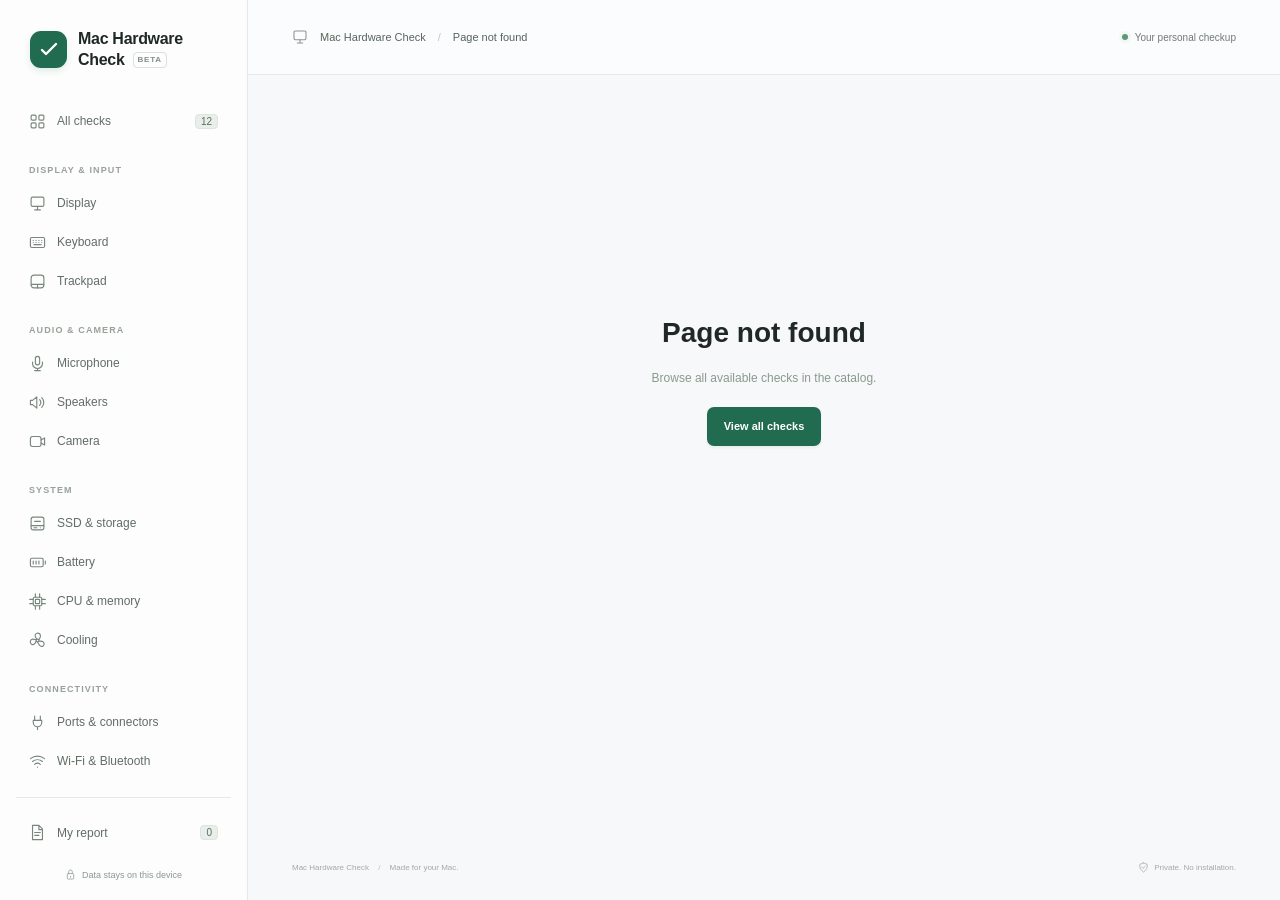
<file: index.html>
<!doctype html>
<html lang="en">
<head>
  <meta charset="UTF-8">
  <meta name="viewport" content="width=device-width, initial-scale=1">
  <meta name="app-base" content="/">
  <meta name="theme-color" content="#f6f7f8">
  <meta name="description" content="Check your MacBook display, keyboard, audio, camera, and more. Interactive tests and step-by-step guides, with results saved on your device.">
  <title>Check your MacBook · Mac Hardware Check</title>
  <link rel="icon" href="data:image/svg+xml,%3Csvg xmlns='http://www.w3.org/2000/svg' viewBox='0 0 32 32'%3E%3Crect width='32' height='32' rx='9' fill='%231d6b4f'/%3E%3Cpath d='m8 17 5 5 11-12' fill='none' stroke='white' stroke-width='3'/%3E%3C/svg%3E">
  <link rel="stylesheet" href="/assets/styles.css">
  <script type="module" src="/assets/app.js"></script>
</head>
<body>
  <a class="skip-link" href="#main">Skip to content</a>
  <div id="app"></div>
  <noscript>Enable JavaScript in your browser to use the interactive checks.</noscript>
</body>
</html>
</file>
<file: assets/styles.css>
:root{font-family:-apple-system,BlinkMacSystemFont,"Segoe UI",sans-serif;color:#202825;background:#f7f8fa;font-synthesis:none;--green:#216c50;--green-light:#e8f2ec;--muted:#77807c;--line:#e5e9e6;--sidebar:248px}*{box-sizing:border-box}body{margin:0}button,input,textarea,select{font:inherit}a{color:inherit;text-decoration:none}button,a,input,textarea,select{-webkit-tap-highlight-color:transparent}button{cursor:pointer}button:disabled{opacity:.5;cursor:wait}button{color:inherit}button:focus-visible,a:focus-visible,input:focus-visible,textarea:focus-visible,select:focus-visible,[tabindex="0"]:focus-visible{outline:3px solid #76b69b;outline-offset:4px}h1:focus{outline:0}button[hidden],[hidden]{display:none!important}h1,h2,h3,p{margin:0}.icon{width:20px;height:20px;flex-shrink:0;vertical-align:middle}.muted{color:#b8bfbb}.green-text{color:var(--green)}.skip-link{position:fixed;top:-60px;left:270px;z-index:100;background:white;padding:14px;border:2px solid var(--green)}.skip-link:focus{top:12px}.sidebar{width:var(--sidebar);position:fixed;inset:0 auto 0 0;display:flex;flex-direction:column;border-right:1px solid var(--line);background:#fcfdfc;z-index:30;padding:29px 16px 0}.brand{display:flex;gap:11px;align-items:center;font-size:16px;font-weight:650;line-height:1.3;letter-spacing:-.3px;padding:0 14px 31px}.brand-symbol{display:grid;place-items:center;width:37px;height:37px;border-radius:11px;background:var(--green);color:white;box-shadow:0 3px 6px #216c5020}.brand-symbol .icon{width:24px;height:24px;stroke-width:2.4}.brand-bottom{display:flex;align-items:center;gap:8px}.beta{font-size:8px;letter-spacing:.8px;font-weight:600;border:1px solid #d9e1dc;border-radius:4px;padding:2px 4px;color:#838e87}.sidebar-scroll{overflow:auto;scrollbar-width:thin;padding-bottom:20px}.nav-link{display:flex;gap:11px;align-items:center;padding:10px 13px;min-height:39px;border-radius:7px;font-size:12px;font-weight:500;color:#626d66;transition:background .15s}.nav-link>.icon{width:17px;height:17px;color:#78867d}.nav-link:hover{background:#f0f3f0;color:#1b5f45}.nav-link.active{background:#e8f0eb;color:#236a4d;font-weight:650}.nav-link.active>.icon{color:#236a4d}.nav-link .nav-status{margin-left:auto;width:14px;color:#31845f}.nav-count{margin-left:auto;font-size:10px;background:#e9eeea;border:1px solid #dce5de;border-radius:4px;padding:1px 5px;color:#55725f}.nav-group-label{margin:24px 13px 9px;font-size:9px;color:#98a199;font-weight:600;letter-spacing:1.1px;text-transform:uppercase}.sidebar-bottom{margin-top:auto;border-top:1px solid var(--line);padding:15px 0 20px;background:#fcfdfc}.local-note{display:flex;gap:6px;justify-content:center;align-items:center;font-size:9px;color:#8d978f;margin-top:17px}.local-note .icon{width:11px;height:11px}.workspace{margin-left:var(--sidebar);min-height:100vh;display:flex;flex-direction:column}.topbar{height:75px;flex-shrink:0;display:flex;align-items:center;justify-content:space-between;border-bottom:1px solid var(--line);padding:0 44px;background:#fbfcfd}.breadcrumb{display:flex;align-items:center;gap:12px;font-size:11px;color:#859087}.breadcrumb>.icon{width:16px;color:#8c9690}.breadcrumb>a{color:#58655c}.breadcrumb .slash{color:#c0c8c1}.breadcrumb>span:last-child{color:#55635b}.topbar-right{font-size:10px;display:flex;gap:7px;align-items:center;color:#6f7c72}.green-dot{width:6px;height:6px;border-radius:50%;background:#5a9a73;display:inline-block;box-shadow:0 0 0 3px #58a2740d}.icon-button{display:flex;align-items:center;justify-content:center;border:0;background:none;padding:5px}.mobile-menu{display:none}main{padding:36px 44px 0;max-width:1450px;width:100%;margin:0 auto;flex:1}.hero{display:grid;grid-template-columns:1.05fr 1fr;min-height:331px;overflow:hidden;background:#edf1ee;border:1px solid #e1e8e2;border-radius:14px;position:relative}.hero-copy{padding:35px 0 28px 35px;z-index:1}.eyebrow{display:flex;gap:6px;align-items:center;font-size:8px;letter-spacing:1.4px;font-weight:650;color:#647f6a}.eyebrow>span{width:5px;height:5px;border-radius:50%;background:#7a9d83}.hero h1{font-size:41px;line-height:1.13;letter-spacing:-1.65px;font-weight:600;margin:19px 0 14px;color:#223f30}.hero p{font-size:12px;color:#748077;line-height:1.7}.button{display:inline-flex;align-items:center;justify-content:center;gap:10px;min-height:39px;font-size:11px;font-weight:550;border-radius:7px;border:1px solid transparent;padding:10px 16px;white-space:nowrap;transition:background .15s,transform .15s}.button .icon{width:15px;height:15px}.button:hover{transform:translateY(-1px)}.button.primary{background:var(--green);color:white;box-shadow:0 2px 3px #236c5012}.button.primary:hover{background:#18573e}.button.secondary{background:#fff;border-color:#dee5df;color:#4c5e52}.button.secondary:hover{background:#f0f5f1;border-color:#b9cabe}.hero .button{margin-top:22px;min-width:176px}.hero-meta{display:flex;align-items:center;gap:5px;margin-top:12px;color:#8c978e;font-size:9px}.hero-meta .icon{width:12px;height:12px}.device-art{position:relative;display:grid;place-items:center;overflow:hidden;min-width:0;background:radial-gradient(ellipse at center,#dce8dc70,transparent 65%)}.orbit{position:absolute;border:1px solid #ccd9ce66;border-radius:50%;transform:rotate(-24deg)}.orbit-one{width:320px;height:240px}.orbit-two{width:400px;height:302px}.art-label{position:absolute;top:30px;right:31px;display:flex;align-items:center;gap:6px;font-size:7px;letter-spacing:1.2px;color:#798d7e}.laptop{position:relative;width:265px;transform:perspective(800px) rotateY(-12deg) rotateX(8deg) rotateZ(-4deg);margin-top:10px}.laptop-lid{width:238px;height:160px;border-radius:10px 10px 6px 6px;background:linear-gradient(150deg,#c3cbc5,#7d8f82);border:1px solid #98a99c;box-shadow:0 12px 20px #354c3820;padding:5px;margin:0 auto}.laptop-screen{width:100%;height:100%;border-radius:5px;background:#173e2b;overflow:hidden;position:relative;display:flex;flex-direction:column;align-items:center;justify-content:center;box-shadow:inset 0 0 26px #07160e55}.laptop-camera{position:absolute;top:5px;left:calc(50% - 18px);width:36px;height:6px;border-radius:0 0 4px 4px;background:#86968b;z-index:1}.screen-grid{position:absolute;inset:0;background-image:linear-gradient(#8ab89a0e 1px,transparent 1px),linear-gradient(90deg,#8ab89a0e 1px,transparent 1px);background-size:17px 17px;mask-image:radial-gradient(ellipse,black,transparent)}.screen-check{width:49px;height:49px;border:1px solid #81b38d60;background:#8fc49b11;border-radius:50%;display:grid;place-items:center;color:#b4d9ba;box-shadow:0 0 0 10px #b1d7b505}.screen-check .icon{width:26px;height:26px;stroke-width:1.7}.screen-line{width:70px;height:4px;background:#c3d9c66b;border-radius:4px;margin-top:15px}.screen-subline{width:41px;height:3px;background:#9ab79e3f;border-radius:3px;margin-top:6px}.laptop-base{height:8px;background:linear-gradient(#d4dcd7,#a3b1a8);border:1px solid #a6b5ab;border-radius:1px 1px 14px 14px;position:relative;z-index:1}.laptop-base>div{width:48px;height:3px;background:#899d90;margin:0 auto;border-radius:0 0 4px 4px}.laptop-shadow{position:absolute;bottom:-15px;left:0;width:270px;height:20px;background:#586d5840;border-radius:50%;filter:blur(10px)}.art-point{position:absolute;background:#fafcf8d9;display:grid;place-items:center;border:1px solid #dce5d9;border-radius:10px;width:35px;height:35px;color:#6b8b72;box-shadow:0 4px 12px #657a6510;transform:rotate(-7deg)}.art-point .icon{width:17px;height:17px}.point-one{left:22px;top:74px}.point-two{right:29px;bottom:83px;transform:rotate(9deg)}.point-three{left:53px;bottom:48px;transform:rotate(7deg)}.art-caption{position:absolute;bottom:23px;right:30px;font:7px ui-monospace,SFMono-Regular,monospace;letter-spacing:1px;color:#97a696}.art-caption>span{margin-left:16px;color:#7f9584}.progress-strip{display:flex;align-items:center;gap:15px;background:#fff;border:1px solid var(--line);border-radius:10px;padding:18px 21px;margin-top:19px}.progress-icon{height:35px;width:35px;background:#f3f5f3;border:1px solid #e9ede9;border-radius:9px;color:#7c8f80;display:grid;place-items:center}.progress-icon .icon{width:17px;height:17px}.progress-copy{min-width:150px;width:30%}.progress-copy strong{font-size:10px;font-weight:550;display:flex;justify-content:space-between;gap:12px}.progress-copy strong>span{font-size:9px;color:#89958c;font-weight:400}.progress-track{height:4px;border-radius:4px;background:#edf1ee;margin-top:9px;overflow:hidden}.progress-track>div{background:#5c9972;height:100%;border-radius:4px;transition:width .3s}.progress-numbers{display:flex;gap:18px;align-items:center;margin-left:10px;font-size:9px;color:#879087}.progress-numbers>span{display:flex;gap:6px;align-items:center;white-space:nowrap}.status-dot{height:5px;width:5px;background:#b7c1b9;display:inline-block;border-radius:50%}.status-dot.passed{background:#5c9c70}.status-dot.issue,.issue-dot{background:#b97a50}.issue-dot{width:6px;height:6px;border-radius:50%;margin-left:auto}.text-link{display:inline-flex;gap:7px;align-items:center;font-size:10px;color:#4c7059;font-weight:500;background:none;border:0;padding:0}.text-link .icon{width:14px;height:14px}.progress-strip>.text-link{margin-left:auto;white-space:nowrap}.catalog{margin-top:33px}.section-title{display:flex;justify-content:space-between;align-items:center}.section-title h2{font-size:22px;letter-spacing:-.7px;font-weight:600}.section-title p{font-size:11px;color:#88918b;margin-top:8px}.section-total{font-size:9px;color:#8a948d;display:flex;align-items:center}.catalog-toolbar{display:flex;gap:10px;align-items:center;justify-content:space-between;margin:23px 0 20px}.filters{display:flex;padding:3px;border:1px solid #e3e8e3;background:#eef1ee;border-radius:8px;gap:2px}.filter{padding:7px 10px;min-height:30px;border:1px solid transparent;background:transparent;border-radius:5px;font-size:9px;color:#7d8880;white-space:nowrap}.filter.selected{background:white;box-shadow:0 1px 3px #283a2910;border-color:#e3e8e2;color:#365741;font-weight:600}.filter:hover{color:var(--green)}.search-box{height:36px;display:flex;align-items:center;gap:7px;border:1px solid #e2e7e3;background:white;border-radius:7px;padding:0 10px;width:185px}.search-box .icon{width:13px;height:13px;color:#99a29a}.search-box input{min-width:0;width:100%;font-size:9px;background:none;border:0;outline:0;color:#354c3e}.search-box input::placeholder{color:#a0a8a1}.search-box:focus-within{outline:2px solid #84b99d;outline-offset:2px}.check-grid{display:grid;grid-template-columns:repeat(3,minmax(0,1fr));gap:14px}.check-card{min-height:183px;display:flex;flex-direction:column;background:#fff;border:1px solid #e3e8e3;border-radius:10px;padding:20px;transition:transform .18s,box-shadow .18s,border-color .18s}.check-card:hover{border-color:#9db9a5;transform:translateY(-3px);box-shadow:0 8px 22px #244f3410}.card-top{display:flex;justify-content:space-between;align-items:center}.card-icon{display:inline-flex;align-items:center;justify-content:center;width:35px;height:35px;border:1px solid #e3ebe4;border-radius:9px;color:#68816f;background:#f2f6f2}.card-icon.media{background:#f1f3f9;border-color:#e7eaf2;color:#7b87a8}.card-icon.system{background:#f7f4ef;border-color:#eee9de;color:#9c8b6b}.card-icon .icon{width:18px;height:18px}.card-time{font-size:9px;color:#a0a89f}.check-card h3{font-size:13px;font-weight:550;letter-spacing:-.1px;margin:16px 0 8px}.check-card p{font-size:10px;color:#8c948e;line-height:1.65;max-width:210px;min-height:33px}.card-bottom{display:flex;align-items:center;justify-content:space-between;margin-top:auto;padding-top:19px;gap:5px}.mode-label{display:flex;gap:5px;align-items:center;font-size:8px;color:#8b978e}.mode-label .icon{width:10px;height:10px}.small-dot{height:4px;width:4px;background:#8bad97;border-radius:50%}.card-arrow{width:15px;height:15px;color:#a1ada4}.card-status{font-size:8px}.card-status.passed{color:#358056}.card-status.issue{color:#b47a4a}.card-status.skipped{color:#939b94}.privacy-banner{display:flex;gap:14px;align-items:center;margin-top:27px;background:#eff3ef;border:1px solid #e2e9e1;padding:20px 23px;border-radius:10px}.privacy-banner>.icon{color:#7c9e80;width:24px;height:24px}.privacy-banner strong{font-size:10px;font-weight:550;color:#5c755f}.privacy-banner p{font-size:9px;line-height:1.65;color:#8e9a8e;margin-top:4px;max-width:440px}.privacy-badge{margin-left:auto;color:#8a9e89;font-size:8px;white-space:nowrap;border:1px solid #d6e1d3;border-radius:4px;padding:5px 7px}.page-footer{max-width:1450px;width:100%;margin:0 auto;padding:24px 44px 27px;display:flex;align-items:center;justify-content:space-between;color:#a1aaa2;font-size:8px;gap:20px}.page-footer .muted{margin:0 7px}.page-footer>span:last-child{display:flex;align-items:center;gap:5px}.page-footer .icon{width:11px;height:11px}.page-heading{margin:3px 0 28px}.back-link{font-size:11px;color:#6d8173;display:inline-flex;margin-bottom:27px}.check-title-line{display:flex;gap:16px;align-items:center}.card-icon.large{width:53px;height:53px;border-radius:13px}.card-icon.large .icon{width:26px;height:26px}.check-title-line h1,.report-heading h1{font-size:30px;font-weight:600;letter-spacing:-1px;margin-top:8px;line-height:1.2}.detail-time{display:flex;align-items:center;gap:6px;margin-left:auto;color:#8a968d;font-size:11px}.detail-time .icon{width:14px;height:14px}.page-description{font-size:12px;color:#869187;line-height:1.6;margin-top:16px}.detail-layout{display:grid;grid-template-columns:minmax(0,1fr) 236px;gap:24px}.test-panel{padding:23px;border:1px solid var(--line);border-radius:12px;background:white;overflow:hidden}.instruction-box{border-bottom:1px solid #e1e7e1;padding:2px 0 24px;margin-bottom:23px}.instruction-icon{color:#8c9e8e}.instruction-icon .icon{width:19px;height:19px}.instruction-box h2{font-size:12px;font-weight:600;margin-top:13px;margin-bottom:10px}.instruction-box p{font-size:11px;line-height:1.8;color:#819083}.instruction-box.criteria .instruction-icon{color:#498368}.instruction-privacy{font-size:9px;line-height:1.8;color:#95a195}.instruction-privacy>.icon{display:block;width:15px;height:15px;margin-bottom:8px}.result-panel{background:white;border:1px solid var(--line);border-radius:12px;margin-top:20px;padding:24px}.result-panel h2{font-size:16px;letter-spacing:-.4px;font-weight:550}.result-panel p{font-size:10px;color:#8d978f;margin-top:7px}.result-options{display:flex;gap:8px;margin:20px 0}.result-option{border:1px solid #e2e7e2;border-radius:7px;background:white;display:flex;align-items:center;justify-content:center;gap:7px;font-size:10px;padding:11px 10px;flex:1;white-space:nowrap}.result-option .icon{width:14px;height:14px;color:#8a9a8c}.result-option.chosen.passed{background:#e9f4ed;border-color:#80ac90;color:#276f48}.result-option.chosen.issue{background:#fcf2e8;border-color:#c6a580;color:#9f6c37}.result-option.chosen.skipped{background:#f0f2f1;border-color:#a9b5ad}.notes-label{font-size:10px;display:block;color:#58685d;margin:0 0 9px}.notes-label span{color:#a1aaa2;font-size:9px;margin-left:5px}textarea{width:100%;resize:vertical;min-height:82px;border:1px solid #e0e6e1;border-radius:7px;background:#fcfdfc;padding:11px;font-size:11px;line-height:1.6;color:#526559}textarea::placeholder{color:#b0b8b1}.note-footer{display:flex;gap:10px;justify-content:space-between;align-items:center;margin-top:9px;font-size:8px;color:#a0aba1}.note-footer .text-link{font-size:8px;color:#94a094}.next-check{display:flex;justify-content:space-between;align-items:center;gap:12px;margin:24px 0 12px}.tool-controls{display:flex;gap:15px;justify-content:space-between;align-items:center;margin-top:20px;flex-wrap:wrap}.tool-caption{font-size:10px;line-height:1.7;color:#99a199;margin-top:16px}.button-row{display:flex;gap:9px;align-items:center;flex-wrap:wrap}.display-preview{height:280px;position:relative;border:1px solid #e1e6e1;border-radius:8px;overflow:hidden;background:white}.display-pattern{position:absolute;inset:0;background:white}.display-preview-label{position:absolute;left:18px;bottom:16px;background:#202a23bb;backdrop-filter:blur(5px);color:#fff;border-radius:5px;padding:9px 12px;font-size:7px;letter-spacing:1.1px}.display-preview-label span{display:block;font-size:9px;letter-spacing:0;color:#c9d6cc;margin-top:4px}.display-preview:fullscreen{width:100vw;height:100vh;border:0;border-radius:0}.display-preview:fullscreen .display-preview-label{display:none}.swatches{display:flex;gap:9px}.swatch{height:25px;width:25px;background:var(--swatch);border:1px solid #d0d8d0;border-radius:50%;position:relative;padding:0}.swatch.selected:after{content:'';position:absolute;inset:-5px;border:1px solid #47785b;border-radius:50%}.keyboard-stage{background:#f4f6f4;border:1px solid #e3e8e3;border-radius:9px;padding:17px 10px 15px;overflow:auto}.keyboard-instruction{text-align:center;font-size:9px;color:#97a497;margin-bottom:24px}.keyboard{min-width:385px;max-width:660px;margin:0 auto}.keyboard-row{display:flex;gap:3px;margin:3px 0}.key{display:grid;place-items:center;flex:1;min-width:0;height:32px;border:1px solid #dde3de;border-bottom:2px solid #d6ddd7;border-radius:4px;background:#fff;color:#6d7f71;font-size:9px;transition:background .1s}.key.wide-key{flex:1.5}.key.space-key{flex:6}.key.tested{background:#e0eee1;border-color:#a5c5a9;color:#387248}.key.pressed{background:#3d7e52;color:#fff}.keyboard-stage:focus .keyboard-instruction{color:#52805c}.live-reading{font-size:10px;color:#6c876f}.trackpad-area{height:270px;position:relative;border:1px dashed #cddbcf;border-radius:10px;background:#f6f8f5;overflow:hidden}.trackpad-area canvas{width:100%;height:100%;position:absolute;inset:0;z-index:1;touch-action:none;cursor:crosshair}.trackpad-prompt{position:absolute;inset:0;display:flex;justify-content:center;align-items:center;flex-direction:column;gap:10px;pointer-events:none;color:#8aa58f;font-size:12px}.trackpad-prompt>.icon{width:35px;height:35px;margin-bottom:5px}.trackpad-prompt small{font-size:9px;color:#a2afa3}.trackpad-readings{display:flex;justify-content:space-between;align-items:center;gap:12px;font-size:9px;color:#98a79b;margin-top:20px}.trackpad-readings strong{color:#568363;margin-left:5px;font-weight:500}.speaker-stage{display:flex;align-items:center;justify-content:center;gap:30px;min-height:220px;background:#f4f7f4;border:1px solid #e5ebe4;border-radius:8px}.speaker-unit{display:flex;flex-direction:column;align-items:center;gap:17px;color:#689172}.speaker-unit>span:first-child{font-size:12px;background:white;display:grid;place-items:center;width:28px;height:28px;border:1px solid #e2e9e0;border-radius:50%}.speaker-unit>.icon{width:38px;height:38px}.speaker-unit>span:last-child{font-size:7px;letter-spacing:1px;color:#99ab9c}.sound-wave{display:flex;gap:3px;align-items:center;height:60px}.sound-wave i{width:3px;height:var(--h);border-radius:4px;background:#c8dbca}.playing .sound-wave i{animation:wave .6s ease-in-out infinite alternate;animation-delay:var(--delay);background:#729d79}@keyframes wave{to{height:10px}}.speaker-buttons{display:flex;gap:12px;justify-content:center;margin-top:22px}.media-stage{height:280px;background:#f0f4f1;border:1px solid #e2e9e2;border-radius:9px;position:relative;overflow:hidden;display:grid;place-items:center}.media-placeholder{display:flex;align-items:center;justify-content:center;flex-direction:column;gap:12px;color:#96aa99;position:absolute;inset:0;pointer-events:none}.media-placeholder>.icon{width:34px;height:34px;margin-bottom:5px}.media-placeholder>strong{font-size:14px;font-weight:500;color:#789480}.media-placeholder>span{font-size:10px;color:#a3b1a4}.camera-stage{background:#1d2b23;border-color:#29372e}.camera-stage .media-placeholder>strong{color:#a7bdad}.camera-stage .media-placeholder>span{color:#7f9885}.camera-stage video{height:100%;width:100%;object-fit:contain;transform:scaleX(-1)}.media-indicator{position:absolute;bottom:13px;right:13px;font-size:8px;border-radius:5px;display:flex;gap:6px;align-items:center;background:#ffffffde;color:#61806a;padding:6px 8px}.mic-meter{display:flex;gap:4px;align-items:center;justify-content:center;opacity:0}.running .mic-meter{opacity:1}.mic-meter i{height:52px;width:5px;border-radius:4px;background:#d7e4d9}.mic-meter i.lit{background:#528d62}.device-select{display:flex;gap:6px;align-items:center;font-size:9px;color:#96a399;max-width:100%}.device-select select{font-size:10px;max-width:210px;color:#6b816f;border:1px solid #dce5dc;padding:8px;background:#fff;border-radius:6px}audio{width:100%;margin-top:20px;height:36px}.guide-step{display:flex;gap:18px;padding:23px 0;border-bottom:1px solid #edf0ec}.guide-step:first-child{padding-top:4px}.guide-step:last-of-type{border:0}.step-number{display:flex;align-items:center;justify-content:center;width:28px;height:28px;flex-shrink:0;background:#eff4ed;border:1px solid #e2e9df;border-radius:7px;color:#7b987c;font:10px ui-monospace,monospace}.guide-step h3{font-size:13px;font-weight:550;line-height:1.5;padding-top:4px}.guide-step p{font-size:11px;line-height:1.9;margin-top:9px;color:#8b978d}.source-link{display:flex;align-items:center;gap:7px;color:#6a8b70;background:#f3f7f1;border-radius:6px;padding:12px;font-size:10px;margin-top:8px}.source-link .icon{width:14px;height:14px}.source-link .icon:last-child{margin-left:auto}.report-heading{display:flex;justify-content:space-between;gap:20px;align-items:center;margin-top:6px;margin-bottom:30px}.report-heading h1{font-size:32px}.report-stats{display:grid;grid-template-columns:repeat(3,1fr);border:1px solid var(--line);border-radius:11px;background:white;padding:24px 0}.report-stats>div{display:flex;flex-direction:column;border-right:1px solid var(--line);gap:12px;padding:0 30px}.report-stats>div:last-child{border:0}.report-stats span{font-size:10px;color:#8d9b8e}.report-stats strong{font-size:29px;font-weight:500;letter-spacing:-1px}.report-stats small{font-size:13px;color:#a9b4ab;font-weight:400;letter-spacing:0}.report-notice{font-size:10px;line-height:1.8;color:#8a998c;display:flex;gap:9px;align-items:center;margin:22px 0}.report-notice .icon{width:15px;height:15px}.report-list{border:1px solid var(--line);border-radius:11px;overflow:hidden;background:#fff}.report-row{display:flex;align-items:center;gap:16px;padding:19px 22px;border-bottom:1px solid #eaf0e8}.report-row:last-child{border:0}.report-row:hover{background:#f5f8f3}.report-row h2{font-size:12px;font-weight:550;margin-bottom:6px}.report-row-copy{min-width:0;flex:1}.report-row-copy>span{font-size:9px;color:#9aa59c}.report-row-copy p{font-size:10px;color:#819184;line-height:1.7;white-space:pre-wrap;overflow-wrap:anywhere}.report-status{font-size:9px;white-space:nowrap;color:#9ca79d}.report-status.passed{color:#42845c}.report-status.issue{color:#b17a45}.report-status.skipped{color:#9aa49c}.report-row>.icon{width:14px;color:#a5b3a7}.report-actions{display:flex;justify-content:space-between;align-items:center;margin-top:25px;margin-bottom:20px}.reset-link{color:#9c8d7d;font-size:10px}.toast{position:fixed;bottom:25px;left:calc(50% + 80px);transform:translate(-50%,10px);z-index:80;background:#264b34;color:white;padding:12px 18px;border-radius:8px;font-size:11px;line-height:1.6;box-shadow:0 6px 18px #1a352c20;pointer-events:none;opacity:0;transition:opacity .2s,transform .2s;max-width:80vw}.toast.visible{opacity:1;transform:translate(-50%,0)}dialog{max-width:420px;width:calc(100% - 40px);padding:27px;border:1px solid #dbe3db;border-radius:12px;color:#2d4934;box-shadow:0 20px 80px #1a362d30}dialog::backdrop{background:#162b2066;backdrop-filter:blur(3px)}dialog h2{font-size:19px;letter-spacing:-.5px}dialog p{font-size:12px;line-height:1.8;color:#88968b;margin:16px 0 22px}.button.danger{background:#a36446;color:white}.empty-search{grid-column:1/-1;min-height:235px;text-align:center;display:flex;align-items:center;justify-content:center;flex-direction:column;gap:14px;color:#8da291}.empty-search h3{font-size:17px;font-weight:500}.empty-search p{font-size:11px;color:#99a69b}.not-found{min-height:60vh;display:flex;align-items:center;justify-content:center;flex-direction:column;gap:22px}.not-found h1{font-size:28px}.not-found p{font-size:12px;color:#8a9a8d}.storage-warning{font-size:11px;line-height:1.7;padding:12px;background:#faf1e5;color:#9b774c;border:1px solid #ebddca;border-radius:7px;margin-bottom:20px}.nav-overlay{display:none}
@media(min-width:1600px){main{padding-top:45px}.hero{min-height:365px}.hero-copy{padding:40px 0 35px 45px}.hero h1{font-size:47px}.laptop{transform:perspective(800px) rotateY(-12deg) rotateX(8deg) rotateZ(-4deg) scale(1.18)}.check-card{min-height:200px;padding:24px}.check-card h3{font-size:15px}.check-card p{font-size:11px;max-width:240px}}
@media(max-width:1200px){:root{--sidebar:221px}.sidebar{padding-left:12px;padding-right:12px}.brand{font-size:14px;padding-left:9px;gap:9px}.brand-symbol{width:33px;height:33px}.nav-link{font-size:11px;padding-left:10px;padding-right:10px}.topbar{padding:0 28px}main{padding:28px 28px 0}.hero-copy{padding-left:27px}.hero h1{font-size:35px}.hero{grid-template-columns:1.05fr 1fr;min-height:312px}.device-art .laptop{transform:perspective(800px) rotateY(-12deg) rotateX(8deg) rotateZ(-4deg) scale(.85)}.orbit-one{width:260px;height:210px}.orbit-two{width:340px;height:270px}.point-one{left:10px;top:73px}.point-two{right:13px}.point-three{left:25px}.progress-numbers{gap:12px;margin-left:0}.progress-strip{gap:12px;padding:17px}.progress-copy{min-width:120px}.catalog-toolbar{flex-wrap:wrap}.filters{flex:1}.filter{flex:1}.search-box{width:160px}.check-card{padding:17px;min-height:181px}.card-status{font-size:7px}.privacy-banner{padding:18px}.privacy-badge{display:none}.page-footer{padding-left:28px;padding-right:28px}.detail-layout{grid-template-columns:minmax(0,1fr) 190px;gap:18px}.test-panel{padding:18px}.result-panel{padding:20px}.result-option{padding:10px 7px;font-size:9px;gap:5px}.speaker-stage{gap:15px}.sound-wave{gap:2px}.report-heading{align-items:flex-start;flex-direction:column}.detail-time{font-size:10px}}
@media(max-width:1000px){.hero{grid-template-columns:1.15fr .85fr}.hero-copy{padding-left:23px}.hero h1{font-size:31px}.hero p{font-size:11px}.device-art .laptop{transform:perspective(800px) rotateY(-12deg) rotateX(8deg) rotateZ(-4deg) scale(.72)}.point-one{left:2px}.point-two{right:5px;bottom:61px}.point-three{display:none}.art-label{font-size:6px;right:15px}.art-caption{right:17px;font-size:6px}.progress-numbers{display:none}.check-grid{grid-template-columns:repeat(2,minmax(0,1fr))}.check-card p{max-width:210px}.detail-layout{grid-template-columns:1fr}.instructions{display:grid;grid-template-columns:1fr 1fr;gap:23px;margin-top:8px}.instruction-privacy{grid-column:1/-1;display:none}.instruction-box{border-top:1px solid var(--line);border-bottom:0;padding-top:18px;margin-bottom:0}.instruction-box h2{margin-top:10px}.display-preview{height:300px}.page-footer{line-height:1.7}.page-footer>span:last-child{white-space:nowrap}.catalog-toolbar{align-items:stretch}.search-box{width:100%}.catalog-toolbar .filters{width:100%}}
@media(max-width:760px){:root{--sidebar:230px}.sidebar{transform:translateX(-100%);visibility:hidden;transition:transform .2s;padding-top:24px}.sidebar.open{transform:translateX(0);visibility:visible}.workspace{margin:0}.mobile-menu{display:flex}.topbar{height:61px;padding:0 20px}.topbar-right{display:none}.breadcrumb{gap:9px;font-size:10px}.breadcrumb>.icon{display:none}.nav-overlay{display:block;position:fixed;inset:0;background:#15291d66;z-index:29;border:0;backdrop-filter:blur(2px)}.sidebar-scroll .nav-link{font-size:12px;min-height:42px}.sidebar-scroll .nav-group-label{font-size:9px;margin-top:20px}.brand{font-size:16px}.topbar .icon-button{padding:5px 5px 5px 0}.topbar .icon{width:17px;height:17px}main{padding:24px 20px 0}.hero{min-height:315px;grid-template-columns:1fr 1fr}.hero-copy{padding:29px 0 25px 25px}.hero h1{font-size:36px}.hero p{font-size:11px}.hero .eyebrow{font-size:7px;letter-spacing:1px}.device-art .laptop{transform:perspective(800px) rotateY(-12deg) rotateX(8deg) rotateZ(-4deg) scale(.85)}.point-one{left:5px}.point-two{right:13px;bottom:66px}.point-three{display:grid;left:20px;bottom:33px}.progress-copy{width:40%}.progress-numbers{display:flex;gap:10px;font-size:8px}.progress-strip{gap:12px}.progress-strip>.text-link{font-size:9px}.check-grid{grid-template-columns:repeat(3,minmax(0,1fr));gap:12px}.check-card{min-height:181px;padding:16px}.check-card h3{font-size:12px}.check-card p{font-size:9px}.check-card .card-time{font-size:8px}.card-bottom{gap:4px}.mode-label{font-size:7px}.card-status{font-size:7px}.filters{flex:none;width:auto!important}.filter{font-size:9px;padding-left:9px;padding-right:9px}.search-box{width:180px}.catalog-toolbar{flex-wrap:nowrap;gap:12px}.page-footer{padding:22px 20px;font-size:7px}.toast{left:50%}.detail-layout{grid-template-columns:minmax(0,1fr) 180px}.instructions{display:block;margin-top:0}.instruction-box{border-top:0;border-bottom:1px solid var(--line);padding-top:0;margin-bottom:25px}.detail-time{margin-right:5px}.report-heading{flex-direction:row;align-items:center}.report-heading h1{font-size:28px}.report-heading .button-row{flex-direction:column;align-items:stretch}.report-stats{padding:20px 0}.report-stats>div{padding:0 24px}}
@media(max-width:600px){.hero{grid-template-columns:1fr .8fr;min-height:310px}.hero h1{font-size:32px;letter-spacing:-1.2px}.hero-copy{padding:25px 0 25px 22px}.hero p{font-size:10px}.device-art .laptop{transform:perspective(800px) rotateY(-12deg) rotateX(8deg) rotateZ(-4deg) scale(.65)}.point-one{top:81px;width:28px;height:28px}.point-two{bottom:73px;right:4px;width:28px;height:28px}.point-three{display:none}.art-label{font-size:5px;top:29px;right:12px;letter-spacing:.5px}.art-caption{font-size:5px;right:14px}.art-caption>span{margin-left:4px}.hero .button{font-size:10px;padding:10px 12px;min-width:157px}.hero-meta{font-size:7px;white-space:nowrap}.progress-numbers{display:none}.progress-strip{padding:15px;gap:12px}.progress-copy{flex:1}.progress-icon{width:30px;height:30px}.progress-strip>.text-link{margin-left:8px}.progress-strip>.text-link .icon{display:none}.section-title h2{font-size:21px}.section-title p{font-size:10px;max-width:245px;line-height:1.6}.section-total{font-size:8px;white-space:nowrap}.catalog-toolbar{flex-wrap:wrap;margin:20px 0 16px}.filters{width:100%!important;flex:1}.filter{font-size:9px;flex:1;padding:8px 7px}.search-box{width:100%;height:37px}.search-box input{font-size:10px}.check-grid{grid-template-columns:repeat(2,minmax(0,1fr));gap:11px}.check-card{padding:17px;min-height:189px}.check-card h3{font-size:12px;margin-top:17px}.check-card p{font-size:10px;line-height:1.65}.card-bottom{padding-top:17px}.mode-label{font-size:7px}.privacy-banner{align-items:flex-start;padding:18px;gap:12px}.privacy-banner p{font-size:9px;line-height:1.7}.page-footer{align-items:flex-start;font-size:7px;gap:10px}.page-footer>span:last-child{max-width:95px;white-space:normal}.detail-layout{grid-template-columns:1fr}.page-heading{margin-bottom:25px}.check-title-line h1{font-size:29px}.check-title-line{gap:12px}.card-icon.large{width:46px;height:46px}.check-title-line .eyebrow{font-size:7px;letter-spacing:1px}.detail-time{font-size:9px}.detail-time .icon{display:none}.page-description{font-size:11px;margin-top:16px}.instructions{display:grid;grid-template-columns:1fr;gap:0;margin-top:20px}.instruction-box{padding:18px 0;border-top:1px solid var(--line);border-bottom:0;margin:0}.instruction-box h2{font-size:12px;margin-top:8px}.instruction-box p{font-size:11px}.instruction-icon .icon{width:17px;height:17px}.instructions .criteria{padding-bottom:0}.test-panel{padding:16px}.display-preview{height:240px}.tool-controls{gap:16px}.swatches{gap:9px}.swatch{height:24px;width:24px}.tool-controls>.button{margin-left:auto;font-size:9px;min-height:33px;padding:8px 10px}.tool-controls>.button .icon{width:12px;height:12px}.result-panel{padding:20px 17px}.result-panel h2{font-size:15px}.result-options{gap:6px}.result-option{font-size:9px;gap:5px;padding:11px 5px}.result-option .icon{width:12px;height:12px}.note-footer .text-link{font-size:7px}.next-check{margin-top:20px}.next-check>.text-link{font-size:9px}.next-check>.button{font-size:10px;padding:10px 13px}.keyboard-stage{padding:15px 7px}.keyboard{min-width:375px}.keyboard-instruction{text-align:left;padding-left:5px;font-size:8px}.key{font-size:8px;height:30px}.trackpad-area{height:240px}.trackpad-readings{font-size:8px;gap:7px}.speaker-stage{min-height:205px;gap:20px}.speaker-unit>.icon{width:30px;height:30px}.speaker-unit>span:last-child{font-size:6px;letter-spacing:.5px}.sound-wave{gap:2px}.sound-wave i{width:2px}.speaker-buttons{gap:8px}.speaker-buttons .button{font-size:10px;padding:9px 12px}.media-stage{height:245px}.mic-meter{gap:3px}.mic-meter i{width:4px}.media-placeholder>strong{font-size:13px}.media-placeholder>span{font-size:9px}.tool-controls .button-row{gap:7px}.tool-controls .button-row .button{font-size:10px;padding:10px 12px}.device-select{width:100%}.device-select select{max-width:calc(100% - 70px);width:100%}.guide-step{padding:20px 0;gap:12px}.guide-step h3{font-size:12px}.guide-step p{font-size:10px}.step-number{width:26px;height:26px}.report-heading{align-items:flex-start;flex-direction:column;gap:20px;margin-bottom:24px}.report-heading h1{font-size:29px}.report-heading .button-row{flex-direction:row}.report-stats{padding:20px 0}.report-stats>div{padding:0 18px;gap:12px}.report-stats span{font-size:8px}.report-stats strong{font-size:26px}.report-stats small{font-size:11px}.report-row{padding:17px 14px;gap:11px}.report-row h2{font-size:11px}.report-row-copy>span{font-size:8px}.report-row>.card-icon{width:30px;height:30px;border-radius:7px}.report-status{font-size:8px}.report-row>.icon{display:none}.report-actions .button{font-size:10px;padding:10px 13px}.report-actions .text-link{font-size:9px;gap:5px}}
@media(max-width:380px){main{padding-left:15px;padding-right:15px}.hero{grid-template-columns:1fr .65fr;min-height:305px}.hero h1{font-size:30px}.hero-copy{padding-left:20px}.device-art .laptop{transform:perspective(800px) rotateY(-12deg) rotateX(8deg) rotateZ(-4deg) scale(.5)}.art-label{display:none}.hero .eyebrow{font-size:6px;letter-spacing:.9px}.art-point{display:none}.art-caption{display:none}.hero-meta{font-size:6px}.filter{font-size:8px;padding-left:5px;padding-right:5px}.check-card{padding:14px}.check-card h3{font-size:11px}.card-bottom .card-arrow{width:13px}.card-status{font-size:6px}.result-option{font-size:8px}.topbar{padding-left:15px;padding-right:15px}.breadcrumb{font-size:9px}.report-stats>div{padding:0 15px}}
@media(prefers-reduced-motion:reduce){*,*:before,*:after{animation:none!important;transition:none!important;scroll-behavior:auto!important}}
@media print{body{background:white;font-size:12px}.sidebar,.topbar,.page-footer,.report-heading .button-row,.report-actions,.report-notice>.icon,.toast,.skip-link,.nav-overlay{display:none!important}.workspace{margin:0}main{max-width:none;padding:0}.report-heading{margin-top:0}.report-stats{padding:12px 0;break-inside:avoid}.report-list{border-color:#ccc}.report-row{padding:12px;break-inside:avoid}.report-row h2{font-size:12px}.report-row-copy>span,.report-row-copy>p,.report-status{font-size:10px;color:#555}.report-notice{color:#555;font-size:11px}.report-row>.icon{display:none}a[href]:after{content:none}.report-row .card-icon{border-color:#ccc}.report-row-copy{max-width:none}}
</file>
